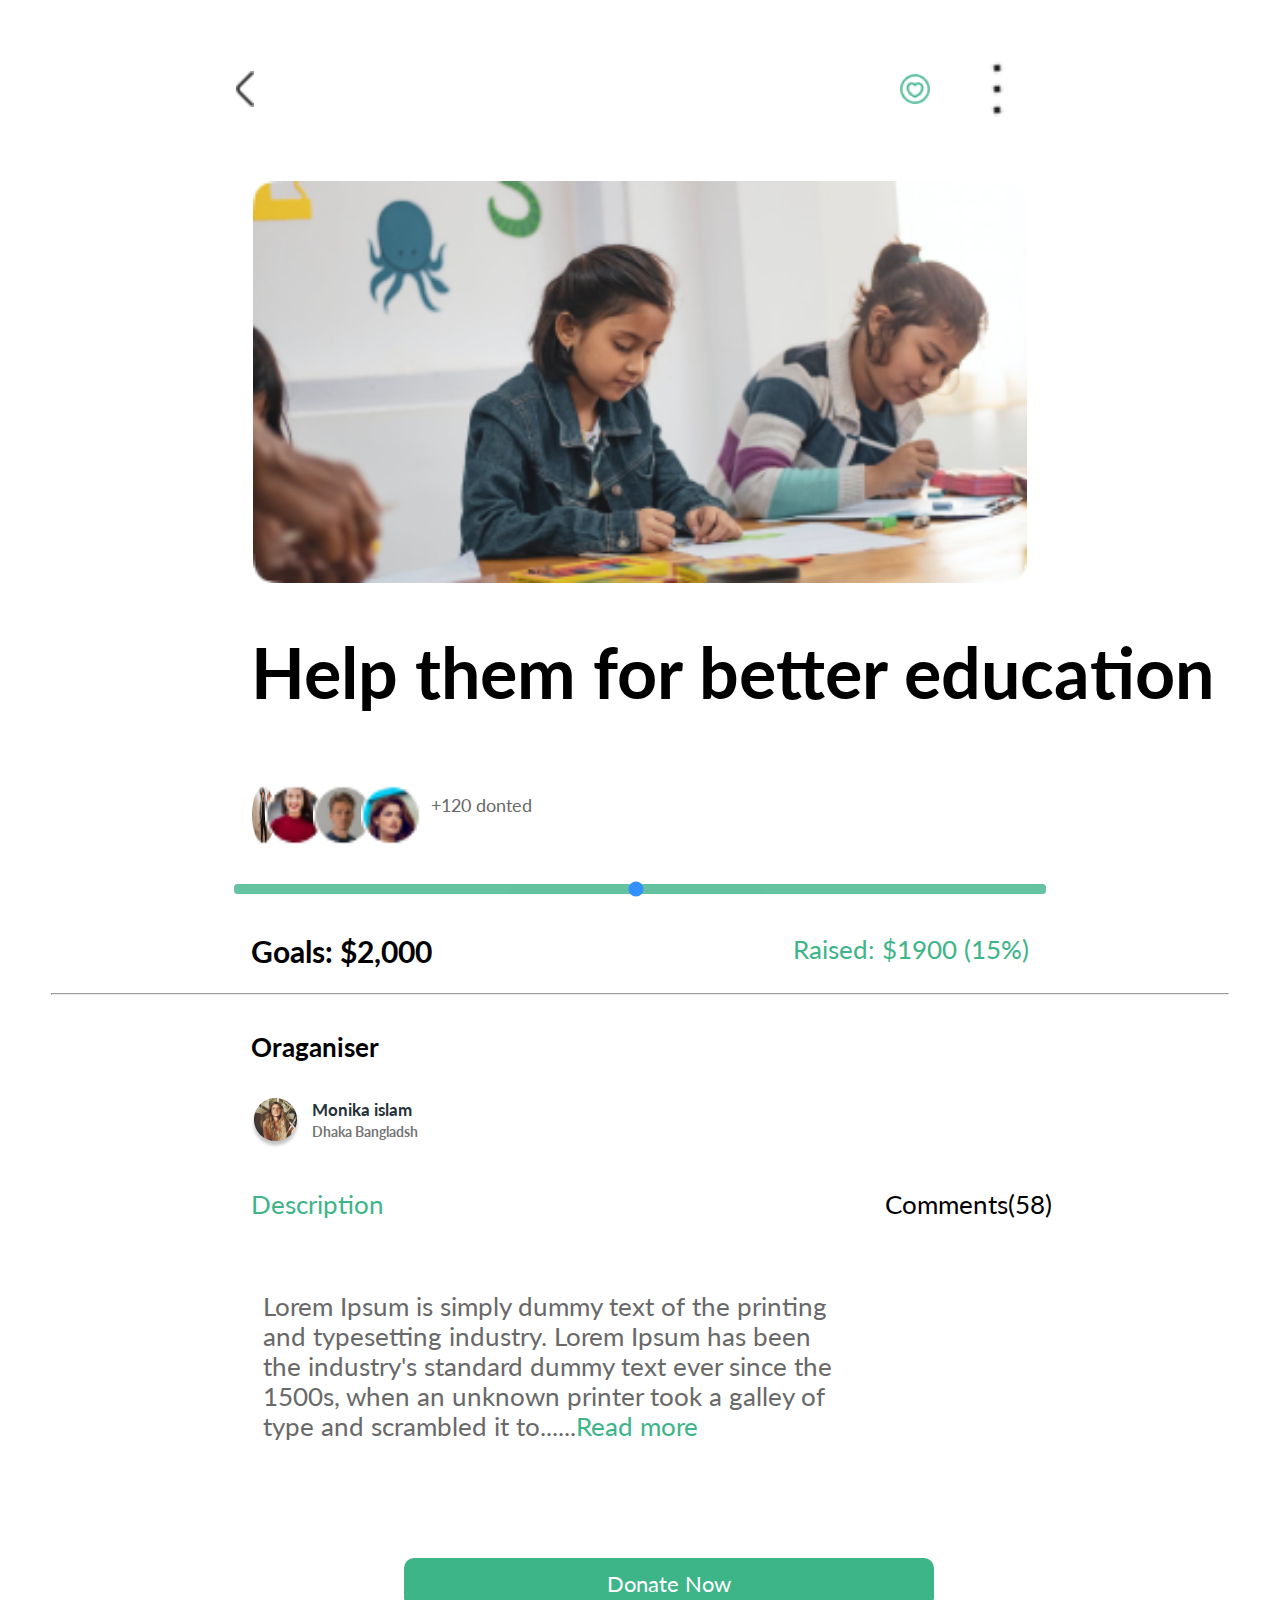
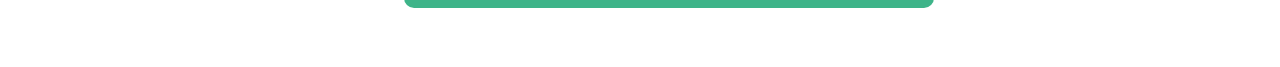
<file: insideFundraiser/insideFundraiser.html>
<!DOCTYPE html>
<html lang="en">
  <head>
    <meta charset="UTF-8" />
    <meta http-equiv="X-UA-Compatible" content="IE=edge" />
    <meta name="viewport" content="width=device-width, initial-scale=1.0" />
    <link rel="stylesheet" href="./insideFundraiser.css" />
    <link
      href="https://fonts.googleapis.com/css2?family=Lato:wght@300;400&family=Oswald&display=swap"
      rel="stylesheet"
    />

    <title>FundRaiser</title>
  </head>
  <body>
    <header class="box">
      <button class="btnLeft">
        <img class="imgBtnLeft" src="images/previous.png" alt="pre" />
      </button>

      <div class="buttonsRight">
        <button><img class="imgRight" src="images/fav.png" alt="pre" /></button>
        <button>
          <img class="imgBtnLeft" src="images/more.png" alt="pre" />
        </button>
      </div>
    </header>
    <!---------------------------------------------------------------------------------------------------->

    <main>
      <!--Start Section 1 -->
      <section class="felx1">
        <img id="photo" src="images/mainp.png" alt="Kids" />
      </section>
      <!--End the Section 1-->

      <!--Start the Section 2-->
      <section>
        <p class="help">Help them for better education</p>

        <div class="continarImageDonted">
          <img src="images/personone.png" alt="pers" />
          <img class="merg" src="images/perosonThree.png" alt="pers" />
          <img class="merg" src="images/personFour.png" alt="pers" />
          <img class="merg" src="images/personTwo.png" alt="pers" />
          <p class="numOfDonted">+120 donted</p>
        </div>
        <div class="sliderContainer">
          <input
            type="range"
            min="1"
            max="100"
            value="50"
            class="slider"
            id="myRange"
          />
        </div>
      </section>
      <!--end the section 2-->

      <!--start the section 3 -->

      <section class="sectionThree">
        <h3 class="goals">Goals: $2,000</h3>
        <p class="raise">Raised: $1900 (15%)</p>
      </section>
      <!--End  section 3 -->

      <hr />
      <!--start the section 4 -->
      <section>
        <h3 class="oraganiser">Oraganiser</h3>
        <div class="oraganiser">
          <figure class="avatarOraganiser">
            <img src="images/org.png" alt="Oraganiser" />
          </figure>

          <p class="nameOraganiser">
            Monika islam
            <br />
            <span class="cityOraganiser">Dhaka Bangladsh</span>
          </p>
        </div>
      </section>
      <!-- end section 4-->

      <!-- start section 5-->
      <section>
        <div class="descriptionComment">
          <p class="pForDescription">Description</p>

          <p>Comments(58)</p>
        </div>

        <p class="contentDescription">
          Lorem Ipsum is simply dummy text of the printing and typesetting
          industry. Lorem Ipsum has been the industry's standard dummy text ever
          since the 1500s, when an unknown printer took a galley of type and
          scrambled it to......<a
            class="linkReadMore"
            href="../seeBlog/seeBlog.html"
            >Read more</a
          >
        </p>
        <div class="btnContinar">
          <button class="btnDonateNow">Donate Now</button>
        </div>
      </section>

      <!-- end section 5 -->
    </main>
  </body>
</html>
</file>
<file: insideFundraiser/insideFundraiser.css>
* {
  padding: 0%;
  margin: 0%;
}
button {
  border: none;
  background-color: white;
}
.box {
  display: flex;
  justify-content: space-between;
  padding: 3%;
  margin-top: 8%;
}

.btnLeft {
  margin-left: 4%;
}

.buttonsRight {
  width: 12%;
  margin-right: 1.5%;
  display: flex;
  justify-content: space-between;
}

section.felx1 {
  display: flex;
  margin-left: 3%;
  margin-right: 3%;
  margin-top: 2%;
}
#photo {
  width: 100%;
}
p.help {
  font-size: 24px;
  font-weight: bolder;
  padding-left: 3%;
  margin-top: 4%;
  font-family: "Lato", sans-serif;
}
div.continarImageDonted {
  display: flex;
  padding-left: 3%;
  margin-top: 6%;
}

img.merg {
  margin-left: -1.2%;
}
p.numOfDonted {
  color: #696969;
  padding-left: 1%;
  padding-top: 1%;
  font-family: "Lato", sans-serif;
}

.sliderContainer {
  width: 93%;
  margin-left: auto;
  margin-right: auto;
  margin-top: 3%;
}

.slider {
  -webkit-appearance: none;
  appearance: none;
  width: 100%;
  height: 10px;
  background: #3eb489;
  opacity: 0.8;
  -webkit-transition: 0.2s;
  transition: opacity 0.2s;
  border-radius: 3.5px;
}

.slider:hover {
  opacity: 1;
}
.sectionThree {
  display: flex;
  padding-left: 3%;
  justify-content: space-between;
  margin-top: 3%;
  padding-right: 3%;
  margin-bottom: 2%;
  font-family: "Lato", sans-serif;
}

p.raise {
  color: #3eb489;
  font-size: 19px;
  font-family: "Lato", sans-serif;
}

h3.oraganiser {
  padding: 3%;
  font-family: "Lato", sans-serif;
}
div.oraganiser {
  display: flex;
  width: 50%;
  align-items: center;
  margin-left: 10px;
}
figure.avatarOraganiser {
  padding-top: 10px;
}
p.nameOraganiser {
  padding-left: 3%;
  color: #263238;
  font-size: 17px;
  font-family: "Lato", sans-serif;
  font-weight: bold;
}
span.cityOraganiser {
  color: #696969ee;
  font-size: 14px;
  font-family: "Lato", sans-serif;
}
div.descriptionComment {
  display: flex;
  justify-content: space-between;
  padding-right: 3%;
  padding-left: 3%;
  margin-top: 3%;
  font-size: 19px;
  font-family: "Lato", sans-serif;
}

p.pForDescription {
  color: #3eb489;
}

p.contentDescription {
  margin-top: 20px;
  padding-left: 3%;
  font-size: 18px;
  line-height: 25px;
  color: #696969;
  font-family: "Lato", sans-serif;
}
a.linkReadMore {
  color: #3eb489;
  text-decoration: none;
}
button.btnDonateNow {
  background-color: #3eb489;
  width: 90%;
  margin-left: 5%;
  margin-right: 5%;
  margin-top: 10%;
  height: 50px;
  border-radius: 10px;
  font-size: 22px;
  color: white;
  font-family: "Lato", sans-serif;
}

@media screen and (min-width: 1200px) {
  .box {
    padding: 3%;
    margin-top: 2%;
    width: 70%;
    margin-left: 12%;
  }
  .imgBtnLeft {
    width: 18px;
  }
  .imgRight {
    width: 30px;
  }
  .btnLeft {
    margin-left: 1%;
  }

  .buttonsRight {
    width: 20%;
    margin-right: 2%;
    display: flex;
    justify-content: space-around;
  }
  section.felx1 {
    display: flex;
    margin-left: 3%;
    margin-right: 3%;
    margin-top: 2%;
    justify-content: center;
  }
  #photo {
    width: 70%;
    height: 20%;
  }
  p.help {
    font-size: 70px;
    font-weight: bolder;
    padding-left: 17%;
    margin-top: 4%;
  }

  div.continarImageDonted {
    display: flex;
    padding-left: 17%;
    margin-top: 6%;
  }
  img.merg {
    margin-left: -1.2%;
    width: 60px;
  }
  p.numOfDonted {
    padding-left: 1%;
    padding-top: 1%;
    font-size: large;
  }

  .sliderContainer {
    width: 69%;
    margin-left: auto;
    margin-right: auto;
    margin-top: 3%;
  }

  .slider {
    width: 100%;
    height: 10px;
  }

  .sectionThree {
    display: flex;
    padding-left: 17%;
    justify-content: space-between;
    margin-top: 3%;
    padding-right: 17%;
    margin-bottom: 2%;
    font-size: 26px;
  }
  p.raise {
    font-size: 26px;
  }
  h3.oraganiser {
    margin-top: 3%;
    padding: 1px;
    padding-left: 17%;
    font-size: 26px;
  }
  div.oraganiser {
    display: flex;
    width: 50%;
    align-items: center;
    margin-left: 10px;
    margin-top: 2%;
  }
  figure.avatarOraganiser {
    padding-top: 10px;
    padding-left: 32%;
  }
  p.nameOraganiser {
    padding-left: 2%;
    font-size: 17px;
  }
  span.cityOraganiser {
    font-size: 14px;
  }

  div.descriptionComment {
    padding-right: 15%;
    margin-top: 3%;
    font-size: 26px;
  }

  p.pForDescription {
    padding-left: 17%;
    font-size: 26px;
  }

  p.contentDescription {
    margin-left: 17%;
    margin-top: 6%;
    padding-left: 1%;
    font-size: 18px;
    height: 5%;
    width: 50%;
    line-height: 30px;
    font-size: 26px;
    word-wrap: break-word;
  }
  a.linkReadMore {
    text-decoration: none;
  }
  button.btnDonateNow {
    width: 45%;
    margin-left: 30%;
    margin-right: 5%;
    margin-top: 10%;
    margin-bottom: 5%;
    height: 50px;
    font-size: 22px;
  }
}

@media screen and (min-width: 768px) {
  body {
    padding-left: 4%;
    padding-right: 4%;
  }

  button.btnDonateNow {
    margin-bottom: 5%;
  }
}
</file>
